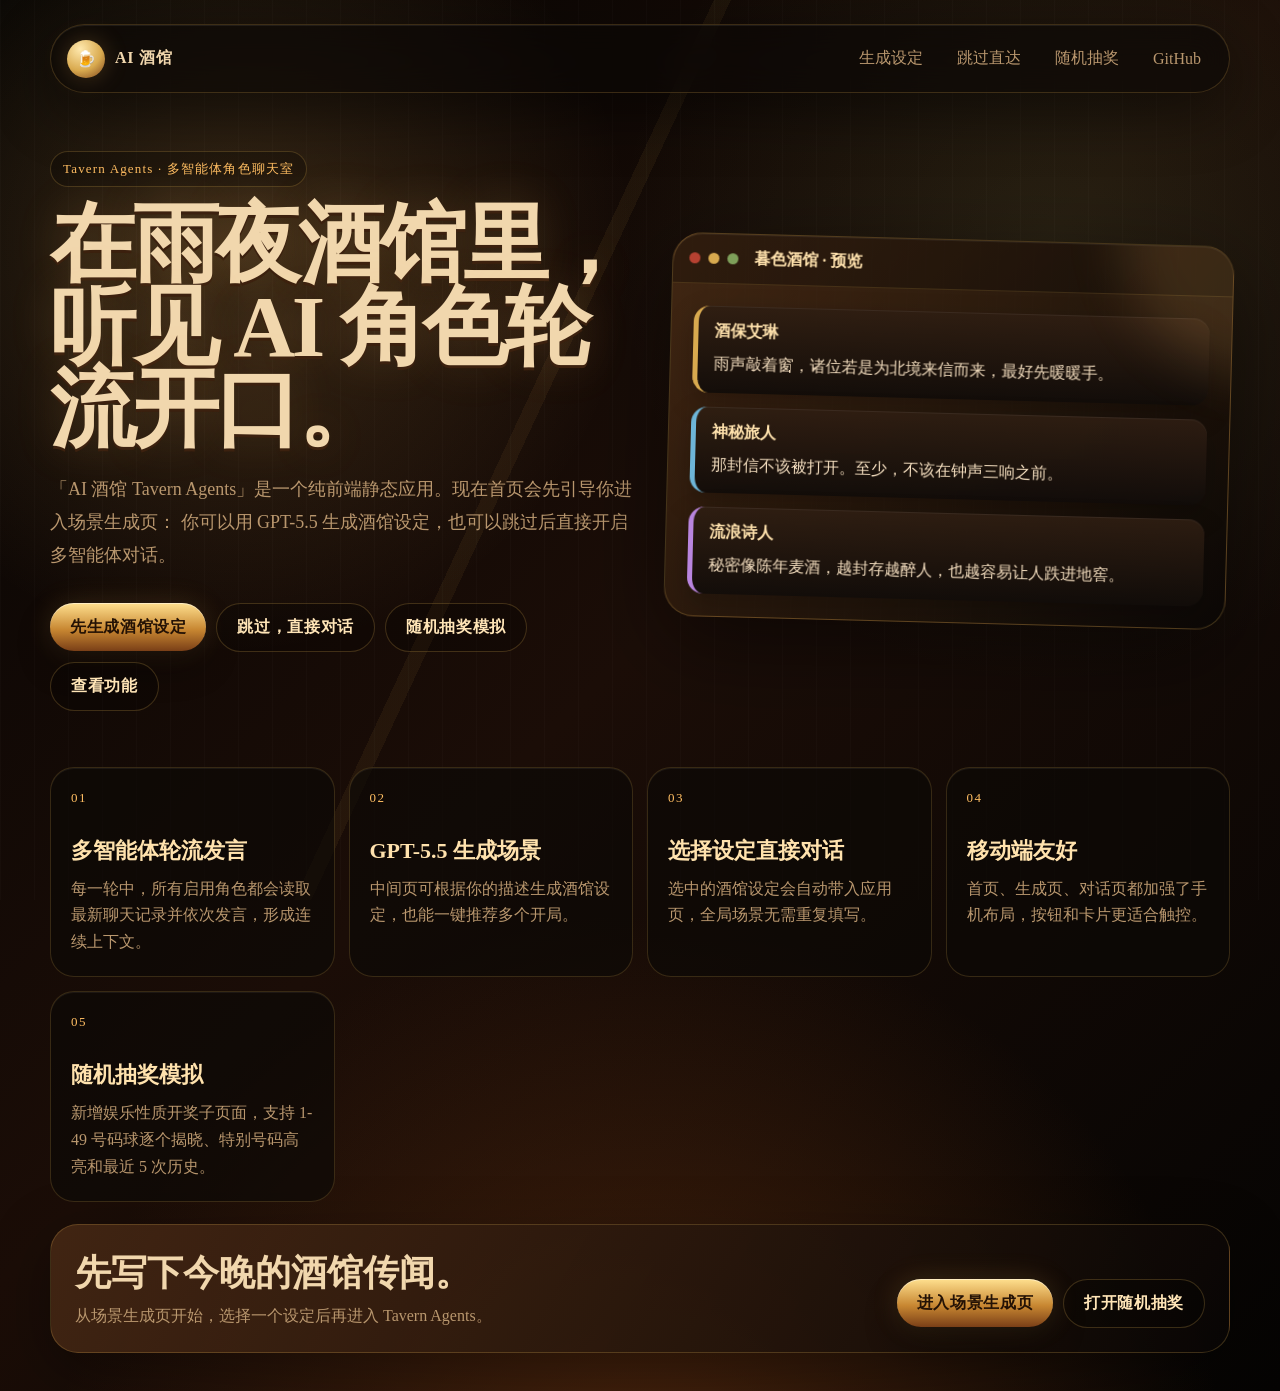
<file: index.html>
<!DOCTYPE html>
<html lang="zh-CN">
<head>
  <meta charset="UTF-8" />
  <meta name="viewport" content="width=device-width, initial-scale=1.0" />
  <title>AI 酒馆 Tavern Agents</title>
  <link rel="stylesheet" href="home.css" />
</head>
<body>
  <main class="home-shell">
    <nav class="top-nav" aria-label="主导航">
      <a class="brand-mark" href="index.html" aria-label="返回首页">
        <span class="mark-icon">🍺</span>
        <span>AI 酒馆</span>
      </a>
      <div class="nav-links">
        <a href="setup.html">生成设定</a>
        <a href="tavern.html">跳过直达</a>
        <a href="lottery.html">随机抽奖</a>
        <a href="https://github.com/HuZaiGong/AiTavren" target="_blank" rel="noreferrer">GitHub</a>
      </div>
    </nav>

    <section class="hero">
      <div class="hero-copy">
        <div class="eyebrow">Tavern Agents · 多智能体角色聊天室</div>
        <h1>在雨夜酒馆里，听见 AI 角色轮流开口。</h1>
        <p>
          「AI 酒馆 Tavern Agents」是一个纯前端静态应用。现在首页会先引导你进入场景生成页：
          你可以用 GPT-5.5 生成酒馆设定，也可以跳过后直接开启多智能体对话。
        </p>
        <div class="hero-actions">
          <a class="primary-action" href="setup.html">先生成酒馆设定</a>
          <a class="secondary-action" href="tavern.html">跳过，直接对话</a>
          <a class="secondary-action" href="lottery.html">随机抽奖模拟</a>
          <a class="secondary-action" href="#features">查看功能</a>
        </div>
      </div>

      <div class="hero-card" aria-label="酒馆预览卡片">
        <div class="card-top">
          <span></span><span></span><span></span>
          <strong>暮色酒馆 · 预览</strong>
        </div>
        <div class="dialogue-preview">
          <article>
            <b>酒保艾琳</b>
            <p>雨声敲着窗，诸位若是为北境来信而来，最好先暖暖手。</p>
          </article>
          <article>
            <b>神秘旅人</b>
            <p>那封信不该被打开。至少，不该在钟声三响之前。</p>
          </article>
          <article>
            <b>流浪诗人</b>
            <p>秘密像陈年麦酒，越封存越醉人，也越容易让人跌进地窖。</p>
          </article>
        </div>
      </div>
    </section>

    <section id="features" class="feature-grid" aria-label="功能亮点">
      <article class="feature-card">
        <span>01</span>
        <h2>多智能体轮流发言</h2>
        <p>每一轮中，所有启用角色都会读取最新聊天记录并依次发言，形成连续上下文。</p>
      </article>
      <article class="feature-card">
        <span>02</span>
        <h2>GPT-5.5 生成场景</h2>
        <p>中间页可根据你的描述生成酒馆设定，也能一键推荐多个开局。</p>
      </article>
      <article class="feature-card">
        <span>03</span>
        <h2>选择设定直接对话</h2>
        <p>选中的酒馆设定会自动带入应用页，全局场景无需重复填写。</p>
      </article>
      <article class="feature-card">
        <span>04</span>
        <h2>移动端友好</h2>
        <p>首页、生成页、对话页都加强了手机布局，按钮和卡片更适合触控。</p>
      </article>
      <article class="feature-card">
        <span>05</span>
        <h2>随机抽奖模拟</h2>
        <p>新增娱乐性质开奖子页面，支持 1-49 号码球逐个揭晓、特别号码高亮和最近 5 次历史。</p>
      </article>
    </section>

    <section class="launch-strip">
      <div>
        <h2>先写下今晚的酒馆传闻。</h2>
        <p>从场景生成页开始，选择一个设定后再进入 Tavern Agents。</p>
      </div>
      <div class="hero-actions">
        <a class="primary-action" href="setup.html">进入场景生成页</a>
        <a class="secondary-action" href="lottery.html">打开随机抽奖</a>
      </div>
    </section>
  </main>
</body>
</html>
</file>
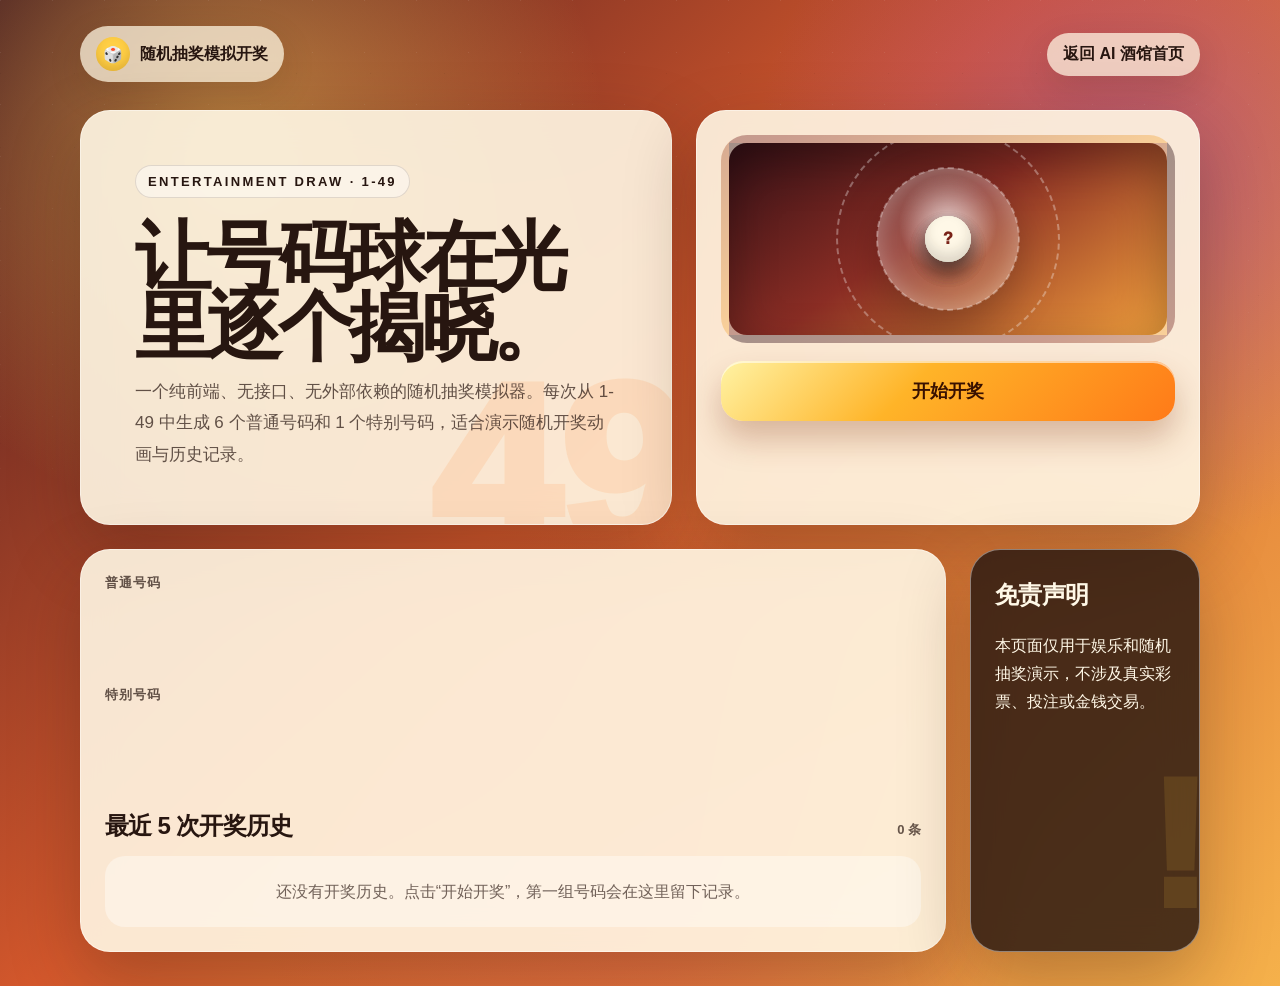
<file: lottery.html>
<!DOCTYPE html>
<html lang="zh-CN">
<head>
  <meta charset="UTF-8" />
  <meta name="viewport" content="width=device-width, initial-scale=1.0" />
  <title>随机抽奖模拟开奖</title>
  <style>
    :root {
      --ink: #271610;
      --paper: rgba(255, 248, 229, 0.9);
      --paper-strong: #fff8e7;
      --ember: #ff7a18;
      --ruby: #e73849;
      --sapphire: #2677d8;
      --emerald: #25a86f;
      --gold: #ffcf45;
      --violet: #7c3ff2;
      --shadow: 0 26px 70px rgba(39, 22, 16, 0.28);
      --radius: 30px;
    }

    * { box-sizing: border-box; }

    body {
      margin: 0;
      min-height: 100vh;
      font-family: "Trebuchet MS", "Microsoft YaHei", sans-serif;
      color: var(--ink);
      background:
        radial-gradient(circle at 18% 15%, rgba(255, 213, 93, 0.5), transparent 28%),
        radial-gradient(circle at 88% 18%, rgba(124, 63, 242, 0.35), transparent 27%),
        radial-gradient(circle at 50% 90%, rgba(231, 56, 73, 0.3), transparent 35%),
        linear-gradient(135deg, #46191f 0%, #d4582c 45%, #f5b14b 100%);
      overflow-x: hidden;
    }

    body::before {
      content: "";
      position: fixed;
      inset: 0;
      pointer-events: none;
      background-image:
        linear-gradient(115deg, rgba(255,255,255,.12) 1px, transparent 1px),
        linear-gradient(25deg, rgba(0,0,0,.08) 1px, transparent 1px);
      background-size: 52px 52px, 74px 74px;
      mask-image: linear-gradient(to bottom, rgba(0,0,0,.75), transparent 80%);
    }

    .page {
      width: min(1120px, calc(100% - 32px));
      margin: 0 auto;
      padding: 26px 0 34px;
      position: relative;
      z-index: 1;
    }

    .topbar {
      display: flex;
      justify-content: space-between;
      align-items: center;
      gap: 16px;
      margin-bottom: 28px;
    }

    .brand, .home-link {
      display: inline-flex;
      align-items: center;
      gap: 10px;
      padding: 11px 16px;
      border-radius: 999px;
      background: rgba(255, 248, 229, 0.72);
      color: var(--ink);
      text-decoration: none;
      box-shadow: 0 12px 35px rgba(39, 22, 16, 0.14);
      backdrop-filter: blur(14px);
      font-weight: 800;
    }

    .brand-icon {
      display: grid;
      place-items: center;
      width: 34px;
      height: 34px;
      border-radius: 50%;
      background: var(--gold);
      box-shadow: inset 0 -5px 10px rgba(118, 69, 0, .2);
    }

    .hero {
      display: grid;
      grid-template-columns: 1.08fr .92fr;
      gap: 24px;
      align-items: stretch;
      margin-bottom: 24px;
    }

    .hero-copy, .machine-card, .history-card, .disclaimer {
      border: 1px solid rgba(255, 255, 255, 0.42);
      background: var(--paper);
      border-radius: var(--radius);
      box-shadow: var(--shadow);
      backdrop-filter: blur(18px);
    }

    .hero-copy {
      padding: clamp(28px, 5vw, 54px);
      position: relative;
      overflow: hidden;
    }

    .hero-copy::after {
      content: "49";
      position: absolute;
      right: -14px;
      bottom: -38px;
      font-size: clamp(120px, 18vw, 230px);
      font-weight: 1000;
      color: rgba(255, 122, 24, 0.12);
      line-height: .8;
    }

    .eyebrow {
      display: inline-flex;
      padding: 8px 12px;
      border: 1px solid rgba(39, 22, 16, 0.13);
      border-radius: 999px;
      background: rgba(255,255,255,.45);
      font-size: 13px;
      letter-spacing: .18em;
      text-transform: uppercase;
      font-weight: 900;
    }

    h1 {
      margin: 24px 0 14px;
      max-width: 720px;
      font-size: clamp(36px, 7vw, 76px);
      line-height: .92;
      letter-spacing: -0.06em;
    }

    .hero-copy p {
      max-width: 610px;
      margin: 0;
      color: rgba(39, 22, 16, 0.72);
      font-size: 17px;
      line-height: 1.85;
      position: relative;
      z-index: 1;
    }

    .machine-card {
      padding: 24px;
      display: flex;
      flex-direction: column;
      gap: 18px;
    }

    .roller {
      min-height: 208px;
      border-radius: 26px;
      background:
        radial-gradient(circle at 50% 42%, rgba(255,255,255,.7), transparent 20%),
        linear-gradient(145deg, #351016, #8a2d24 45%, #f3a13d);
      display: grid;
      place-items: center;
      position: relative;
      overflow: hidden;
      border: 8px solid rgba(255, 248, 229, 0.55);
      box-shadow: inset 0 18px 48px rgba(0,0,0,.32);
    }

    .roller::before,
    .roller::after {
      content: "";
      position: absolute;
      width: 220px;
      height: 220px;
      border: 2px dashed rgba(255,255,255,.32);
      border-radius: 50%;
      animation: spin 12s linear infinite;
    }

    .roller::after {
      width: 140px;
      height: 140px;
      animation-duration: 7s;
      animation-direction: reverse;
    }

    .rolling-balls {
      position: relative;
      width: 142px;
      height: 142px;
      border-radius: 50%;
      display: grid;
      place-items: center;
      background: rgba(255,255,255,.16);
      box-shadow: inset 0 0 26px rgba(255,255,255,.32), 0 18px 44px rgba(0,0,0,.24);
    }

    .rolling-balls span {
      position: absolute;
      width: 46px;
      height: 46px;
      border-radius: 50%;
      background: var(--paper-strong);
      display: grid;
      place-items: center;
      font-weight: 1000;
      color: #7a2318;
      box-shadow: inset 0 -8px 13px rgba(0,0,0,.13), 0 10px 20px rgba(0,0,0,.2);
      opacity: .94;
    }

    .rolling-balls.spin { animation: shake .44s linear infinite; }
    .rolling-balls.spin span:nth-child(1) { animation: orbit1 .72s linear infinite; }
    .rolling-balls.spin span:nth-child(2) { animation: orbit2 .61s linear infinite; }
    .rolling-balls.spin span:nth-child(3) { animation: orbit3 .79s linear infinite; }
    .rolling-balls.spin span:nth-child(4) { animation: orbit4 .67s linear infinite; }

    .draw-stage {
      display: grid;
      gap: 16px;
    }

    .section-label {
      margin: 0 0 10px;
      font-weight: 900;
      letter-spacing: .08em;
      color: rgba(39,22,16,.72);
      font-size: 13px;
      text-transform: uppercase;
    }

    .balls-row {
      display: flex;
      flex-wrap: wrap;
      gap: 12px;
      min-height: 68px;
      align-items: center;
    }

    .ball {
      width: 58px;
      height: 58px;
      border-radius: 50%;
      display: grid;
      place-items: center;
      color: white;
      font-size: 22px;
      font-weight: 1000;
      text-shadow: 0 2px 6px rgba(0,0,0,.28);
      box-shadow: inset 0 -10px 14px rgba(0,0,0,.2), 0 12px 24px rgba(0,0,0,.2);
      transform-origin: center bottom;
      animation: reveal .62s cubic-bezier(.2, 1.65, .36, 1) both;
      position: relative;
    }

    .ball::before {
      content: "";
      position: absolute;
      width: 42%;
      height: 22%;
      border-radius: 50%;
      background: rgba(255,255,255,.5);
      left: 14px;
      top: 9px;
      transform: rotate(-25deg);
    }

    .red { background: linear-gradient(145deg, #ff6874, var(--ruby)); }
    .blue { background: linear-gradient(145deg, #6fb9ff, var(--sapphire)); }
    .green { background: linear-gradient(145deg, #6be1a7, var(--emerald)); }
    .special {
      background: linear-gradient(145deg, #fff1a8, var(--gold) 42%, var(--violet));
      box-shadow: inset 0 -10px 14px rgba(80, 34, 0, .24), 0 0 0 6px rgba(255,207,69,.2), 0 0 34px rgba(255,207,69,.82), 0 16px 34px rgba(124,63,242,.36);
      animation: specialReveal .9s cubic-bezier(.2, 1.75, .26, 1) both;
    }

    .start-btn {
      border: 0;
      cursor: pointer;
      border-radius: 22px;
      padding: 18px 22px;
      font-size: 18px;
      font-weight: 1000;
      color: #391100;
      background: linear-gradient(135deg, #fff3a4, #ffb428 42%, #ff7a18);
      box-shadow: 0 18px 32px rgba(127, 46, 12, .28), inset 0 2px 0 rgba(255,255,255,.56);
      transition: transform .2s ease, filter .2s ease, opacity .2s ease;
    }

    .start-btn:hover { transform: translateY(-2px) scale(1.01); }
    .start-btn:disabled { cursor: not-allowed; opacity: .58; filter: grayscale(.25); transform: none; }

    .result-grid {
      display: grid;
      grid-template-columns: 1fr 230px;
      gap: 24px;
      align-items: start;
    }

    .history-card, .disclaimer { padding: 24px; }

    .history-title {
      display: flex;
      justify-content: space-between;
      align-items: baseline;
      gap: 12px;
      margin-bottom: 14px;
    }

    h2 { margin: 0; font-size: 24px; letter-spacing: -0.03em; }

    .history-list {
      display: grid;
      gap: 12px;
    }

    .history-empty {
      padding: 22px;
      border-radius: 20px;
      background: rgba(255,255,255,.38);
      color: rgba(39,22,16,.65);
      text-align: center;
      line-height: 1.7;
    }

    .history-item {
      display: grid;
      grid-template-columns: minmax(120px, .8fr) 1fr auto;
      gap: 14px;
      align-items: center;
      padding: 14px;
      border-radius: 20px;
      background: rgba(255,255,255,.52);
      border: 1px solid rgba(39,22,16,.08);
    }

    .time {
      font-weight: 900;
      color: rgba(39,22,16,.7);
      font-size: 13px;
    }

    .mini-balls { display: flex; flex-wrap: wrap; gap: 6px; }

    .mini {
      width: 30px;
      height: 30px;
      border-radius: 50%;
      display: grid;
      place-items: center;
      color: white;
      font-weight: 1000;
      font-size: 12px;
      box-shadow: inset 0 -5px 8px rgba(0,0,0,.18);
    }

    .disclaimer {
      align-self: stretch;
      background: rgba(39, 22, 16, 0.82);
      color: #fff8e7;
      line-height: 1.75;
      position: relative;
      overflow: hidden;
    }

    .disclaimer::before {
      content: "!";
      position: absolute;
      right: -8px;
      bottom: -52px;
      font-size: 180px;
      font-weight: 1000;
      color: rgba(255,207,69,.12);
    }

    .celebration {
      pointer-events: none;
      position: fixed;
      inset: 0;
      z-index: 5;
      overflow: hidden;
    }

    .confetti {
      position: absolute;
      top: -30px;
      width: 9px;
      height: 18px;
      border-radius: 4px;
      animation: fall 1.45s ease-in forwards;
      opacity: .95;
    }

    .flash {
      animation: pageGlow 1.1s ease-out;
    }

    @keyframes spin { to { transform: rotate(360deg); } }
    @keyframes shake { 25% { transform: translate(2px, -1px); } 50% { transform: translate(-1px, 2px); } 75% { transform: translate(1px, 1px); } }
    @keyframes orbit1 { to { transform: rotate(360deg) translateX(48px) rotate(-360deg); } }
    @keyframes orbit2 { to { transform: rotate(360deg) translateY(47px) rotate(-360deg); } }
    @keyframes orbit3 { to { transform: rotate(-360deg) translateX(-44px) rotate(360deg); } }
    @keyframes orbit4 { to { transform: rotate(-360deg) translateY(-43px) rotate(360deg); } }
    @keyframes reveal {
      0% { opacity: 0; transform: translateY(-30px) scale(.3) rotate(-18deg); filter: brightness(1.8); }
      55% { opacity: 1; transform: translateY(0) scale(1.18) rotate(5deg); filter: brightness(1.4); }
      75% { transform: translateY(-8px) scale(.96); }
      100% { transform: translateY(0) scale(1); filter: brightness(1); }
    }
    @keyframes specialReveal {
      0% { opacity: 0; transform: scale(.2) rotate(-40deg); filter: brightness(2); }
      55% { opacity: 1; transform: scale(1.28) rotate(8deg); filter: brightness(1.6); }
      100% { transform: scale(1); filter: brightness(1); }
    }
    @keyframes fall {
      to { transform: translateY(calc(100vh + 80px)) rotate(540deg); opacity: 0; }
    }
    @keyframes pageGlow {
      0% { box-shadow: inset 0 0 0 rgba(255,255,255,0); }
      30% { box-shadow: inset 0 0 120px rgba(255, 244, 166, .75); }
      100% { box-shadow: inset 0 0 0 rgba(255,255,255,0); }
    }

    @media (max-width: 840px) {
      .hero, .result-grid { grid-template-columns: 1fr; }
      .topbar { align-items: stretch; flex-direction: column; }
      .brand, .home-link { justify-content: center; }
      .history-item { grid-template-columns: 1fr; }
      .ball { width: 52px; height: 52px; font-size: 20px; }
    }
  </style>
</head>
<body>
  <div id="celebration" class="celebration" aria-hidden="true"></div>

  <main class="page">
    <nav class="topbar" aria-label="页面导航">
      <a class="brand" href="lottery.html" aria-label="随机抽奖模拟开奖首页">
        <span class="brand-icon">🎲</span>
        <span>随机抽奖模拟开奖</span>
      </a>
      <a class="home-link" href="index.html">返回 AI 酒馆首页</a>
    </nav>

    <section class="hero">
      <div class="hero-copy">
        <div class="eyebrow">Entertainment Draw · 1-49</div>
        <h1>让号码球在光里逐个揭晓。</h1>
        <p>
          一个纯前端、无接口、无外部依赖的随机抽奖模拟器。每次从 1-49 中生成 6 个普通号码和 1 个特别号码，适合演示随机开奖动画与历史记录。
        </p>
      </div>

      <section class="machine-card" aria-label="开奖控制台">
        <div class="roller" aria-hidden="true">
          <div id="rollingBalls" class="rolling-balls">
            <span>?</span><span>?</span><span>?</span><span>?</span>
          </div>
        </div>
        <button id="drawButton" class="start-btn">开始开奖</button>
      </section>
    </section>

    <section class="result-grid">
      <section class="history-card">
        <div class="draw-stage" aria-live="polite">
          <div>
            <p class="section-label">普通号码</p>
            <div id="normalBalls" class="balls-row"></div>
          </div>
          <div>
            <p class="section-label">特别号码</p>
            <div id="specialBall" class="balls-row"></div>
          </div>
        </div>

        <div class="history-title" style="margin-top: 28px;">
          <h2>最近 5 次开奖历史</h2>
          <span id="historyCount" class="time">0 条</span>
        </div>
        <div id="historyList" class="history-list">
          <div class="history-empty">还没有开奖历史。点击“开始开奖”，第一组号码会在这里留下记录。</div>
        </div>
      </section>

      <aside class="disclaimer">
        <h2>免责声明</h2>
        <p>本页面仅用于娱乐和随机抽奖演示，不涉及真实彩票、投注或金钱交易。</p>
      </aside>
    </section>
  </main>

  <script>
    // 页面元素
    const drawButton = document.getElementById('drawButton');
    const normalBalls = document.getElementById('normalBalls');
    const specialBall = document.getElementById('specialBall');
    const rollingBalls = document.getElementById('rollingBalls');
    const historyList = document.getElementById('historyList');
    const historyCount = document.getElementById('historyCount');
    const celebration = document.getElementById('celebration');

    // 最近 5 次开奖历史，仅保存在当前页面内存中
    const history = [];

    const sleep = (ms) => new Promise(resolve => setTimeout(resolve, ms));

    function padNumber(value) {
      return String(value).padStart(2, '0');
    }

    function getBallColorClass(number) {
      if (number <= 16) return 'red';
      if (number <= 33) return 'blue';
      return 'green';
    }

    function createBall(number, extraClass = '') {
      const ball = document.createElement('span');
      ball.className = `ball ${extraClass || getBallColorClass(number)}`;
      ball.textContent = padNumber(number);
      return ball;
    }

    function createMiniBall(number, extraClass = '') {
      const ball = document.createElement('span');
      ball.className = `mini ${extraClass || getBallColorClass(number)}`;
      ball.textContent = padNumber(number);
      return ball;
    }

    // 从 1-49 中不重复抽取 7 个号码，前 6 个为普通号码，最后 1 个为特别号码
    function drawNumbers() {
      const pool = Array.from({ length: 49 }, (_, index) => index + 1);
      const picked = [];

      while (picked.length < 7) {
        const index = Math.floor(Math.random() * pool.length);
        picked.push(pool.splice(index, 1)[0]);
      }

      return {
        normal: picked.slice(0, 6).sort((a, b) => a - b),
        special: picked[6]
      };
    }

    async function startDraw() {
      drawButton.disabled = true;
      drawButton.textContent = '开奖中...';
      normalBalls.innerHTML = '';
      specialBall.innerHTML = '';
      rollingBalls.classList.add('spin');

      const result = drawNumbers();

      // 先展示滚动动画，再按顺序逐个揭晓普通号码
      await sleep(900);
      for (const number of result.normal) {
        normalBalls.appendChild(createBall(number));
        await sleep(420);
      }

      // 特别号码最后揭晓，使用更强的金色发光效果
      await sleep(350);
      specialBall.appendChild(createBall(result.special, 'special'));

      await sleep(520);
      rollingBalls.classList.remove('spin');
      addHistory(result);
      launchCelebration();

      drawButton.disabled = false;
      drawButton.textContent = '再次开奖';
    }

    function addHistory(result) {
      history.unshift({
        time: new Date().toLocaleString('zh-CN', { hour12: false }),
        normal: result.normal,
        special: result.special
      });

      if (history.length > 5) history.pop();
      renderHistory();
    }

    function renderHistory() {
      historyCount.textContent = `${history.length} 条`;

      if (!history.length) {
        historyList.innerHTML = '<div class="history-empty">还没有开奖历史。点击“开始开奖”，第一组号码会在这里留下记录。</div>';
        return;
      }

      historyList.innerHTML = '';
      history.forEach(record => {
        const item = document.createElement('article');
        item.className = 'history-item';

        const time = document.createElement('div');
        time.className = 'time';
        time.textContent = record.time;

        const miniBalls = document.createElement('div');
        miniBalls.className = 'mini-balls';
        record.normal.forEach(number => miniBalls.appendChild(createMiniBall(number)));

        const special = createMiniBall(record.special, 'special');
        special.title = '特别号码';

        item.append(time, miniBalls, special);
        historyList.appendChild(item);
      });
    }

    // 轻量 CSS 彩带庆祝动画
    function launchCelebration() {
      document.body.classList.remove('flash');
      void document.body.offsetWidth;
      document.body.classList.add('flash');

      celebration.innerHTML = '';
      const colors = ['#ffcf45', '#e73849', '#2677d8', '#25a86f', '#7c3ff2', '#fff8e7'];

      for (let index = 0; index < 42; index++) {
        const confetti = document.createElement('span');
        confetti.className = 'confetti';
        confetti.style.left = `${Math.random() * 100}%`;
        confetti.style.background = colors[index % colors.length];
        confetti.style.animationDelay = `${Math.random() * 0.26}s`;
        confetti.style.animationDuration = `${1 + Math.random() * 0.9}s`;
        confetti.style.transform = `rotate(${Math.random() * 180}deg)`;
        celebration.appendChild(confetti);
      }

      setTimeout(() => {
        celebration.innerHTML = '';
        document.body.classList.remove('flash');
      }, 2200);
    }

    drawButton.addEventListener('click', startDraw);
  </script>
</body>
</html>
</file>
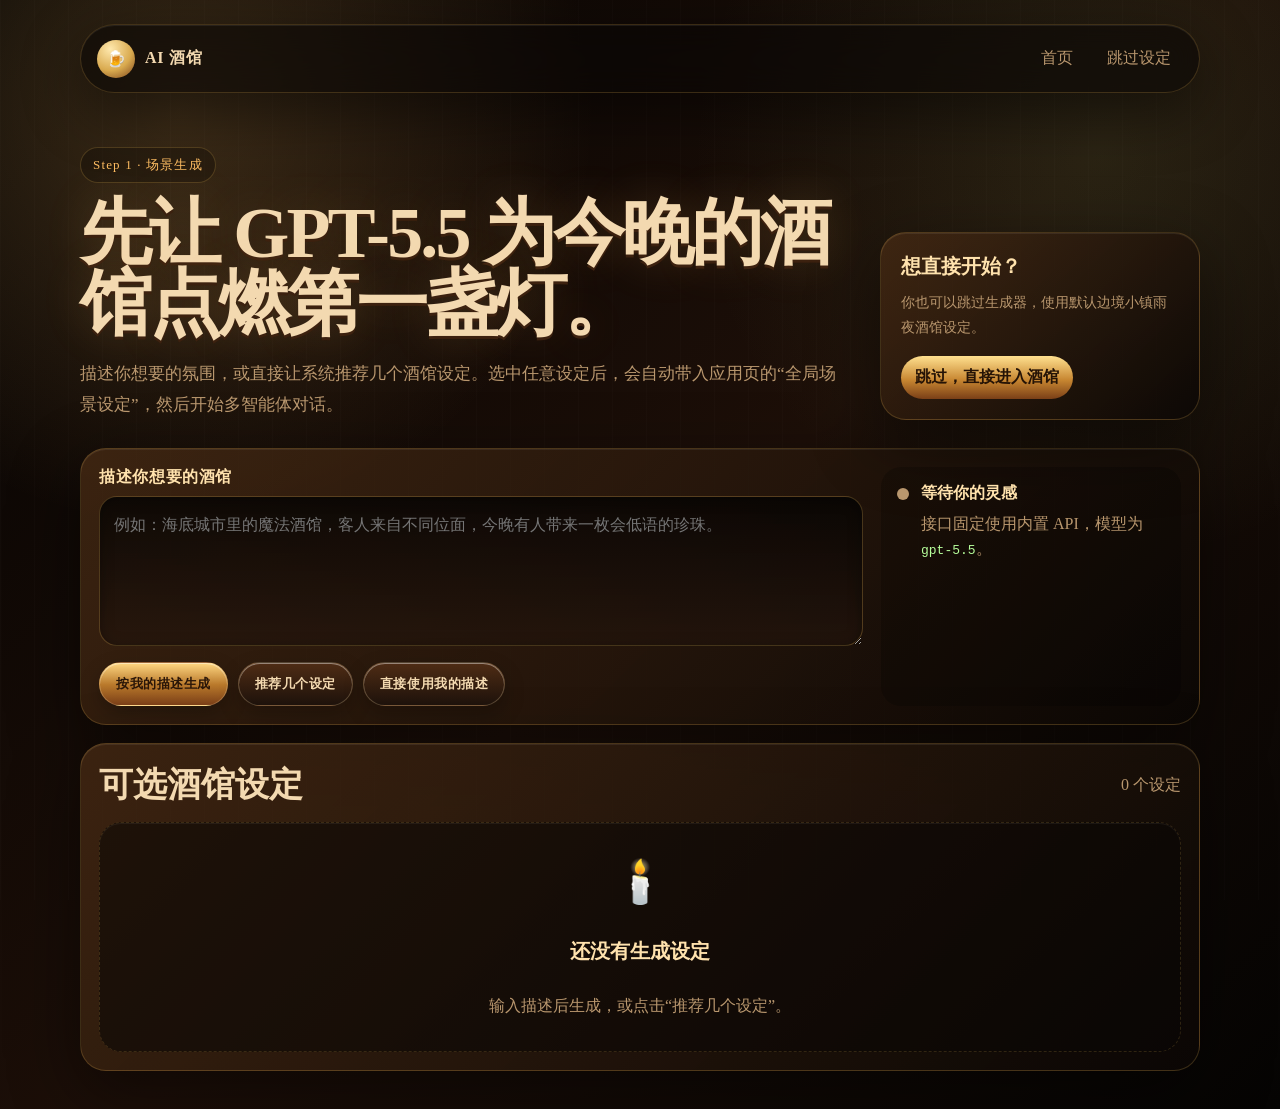
<file: setup.html>
<!DOCTYPE html>
<html lang="zh-CN">
<head>
  <meta charset="UTF-8" />
  <meta name="viewport" content="width=device-width, initial-scale=1.0" />
  <title>生成酒馆设定 · AI 酒馆 Tavern Agents</title>
  <link rel="stylesheet" href="setup.css" />
</head>
<body>
  <main class="setup-shell">
    <nav class="top-nav" aria-label="主导航">
      <a class="brand-mark" href="index.html" aria-label="返回首页">
        <span class="mark-icon">🍺</span>
        <span>AI 酒馆</span>
      </a>
      <div class="nav-links">
        <a href="index.html">首页</a>
        <a href="tavern.html">跳过设定</a>
      </div>
    </nav>

    <section class="setup-hero">
      <div>
        <div class="eyebrow">Step 1 · 场景生成</div>
        <h1>先让 GPT-5.5 为今晚的酒馆点燃第一盏灯。</h1>
        <p>
          描述你想要的氛围，或直接让系统推荐几个酒馆设定。选中任意设定后，会自动带入应用页的“全局场景设定”，然后开始多智能体对话。
        </p>
      </div>
      <div class="skip-card">
        <strong>想直接开始？</strong>
        <p>你也可以跳过生成器，使用默认边境小镇雨夜酒馆设定。</p>
        <a href="tavern.html">跳过，直接进入酒馆</a>
      </div>
    </section>

    <section class="generator-panel">
      <div class="prompt-box">
        <label for="settingPrompt">描述你想要的酒馆</label>
        <textarea id="settingPrompt" placeholder="例如：海底城市里的魔法酒馆，客人来自不同位面，今晚有人带来一枚会低语的珍珠。"></textarea>
        <div class="button-row">
          <button id="generateFromPromptBtn" onclick="generateSettingsFromPrompt()">按我的描述生成</button>
          <button class="ghost" id="recommendBtn" onclick="recommendSettings()">推荐几个设定</button>
          <button class="ghost" onclick="useRawPrompt()">直接使用我的描述</button>
        </div>
      </div>

      <div class="status-card">
        <div class="status-dot" id="statusDot"></div>
        <div>
          <strong id="setupStatus">等待你的灵感</strong>
          <p>接口固定使用内置 API，模型为 <code>gpt-5.5</code>。</p>
        </div>
      </div>
    </section>

    <section class="results-section">
      <div class="section-title">
        <h2>可选酒馆设定</h2>
        <span id="resultCount">0 个设定</span>
      </div>
      <div id="settingsGrid" class="settings-grid">
        <div class="empty-state">
          <span>🕯️</span>
          <strong>还没有生成设定</strong>
          <p>输入描述后生成，或点击“推荐几个设定”。</p>
        </div>
      </div>
    </section>
  </main>

  <div id="toast" class="toast"></div>
  <script src="setup.js"></script>
</body>
</html>
</file>
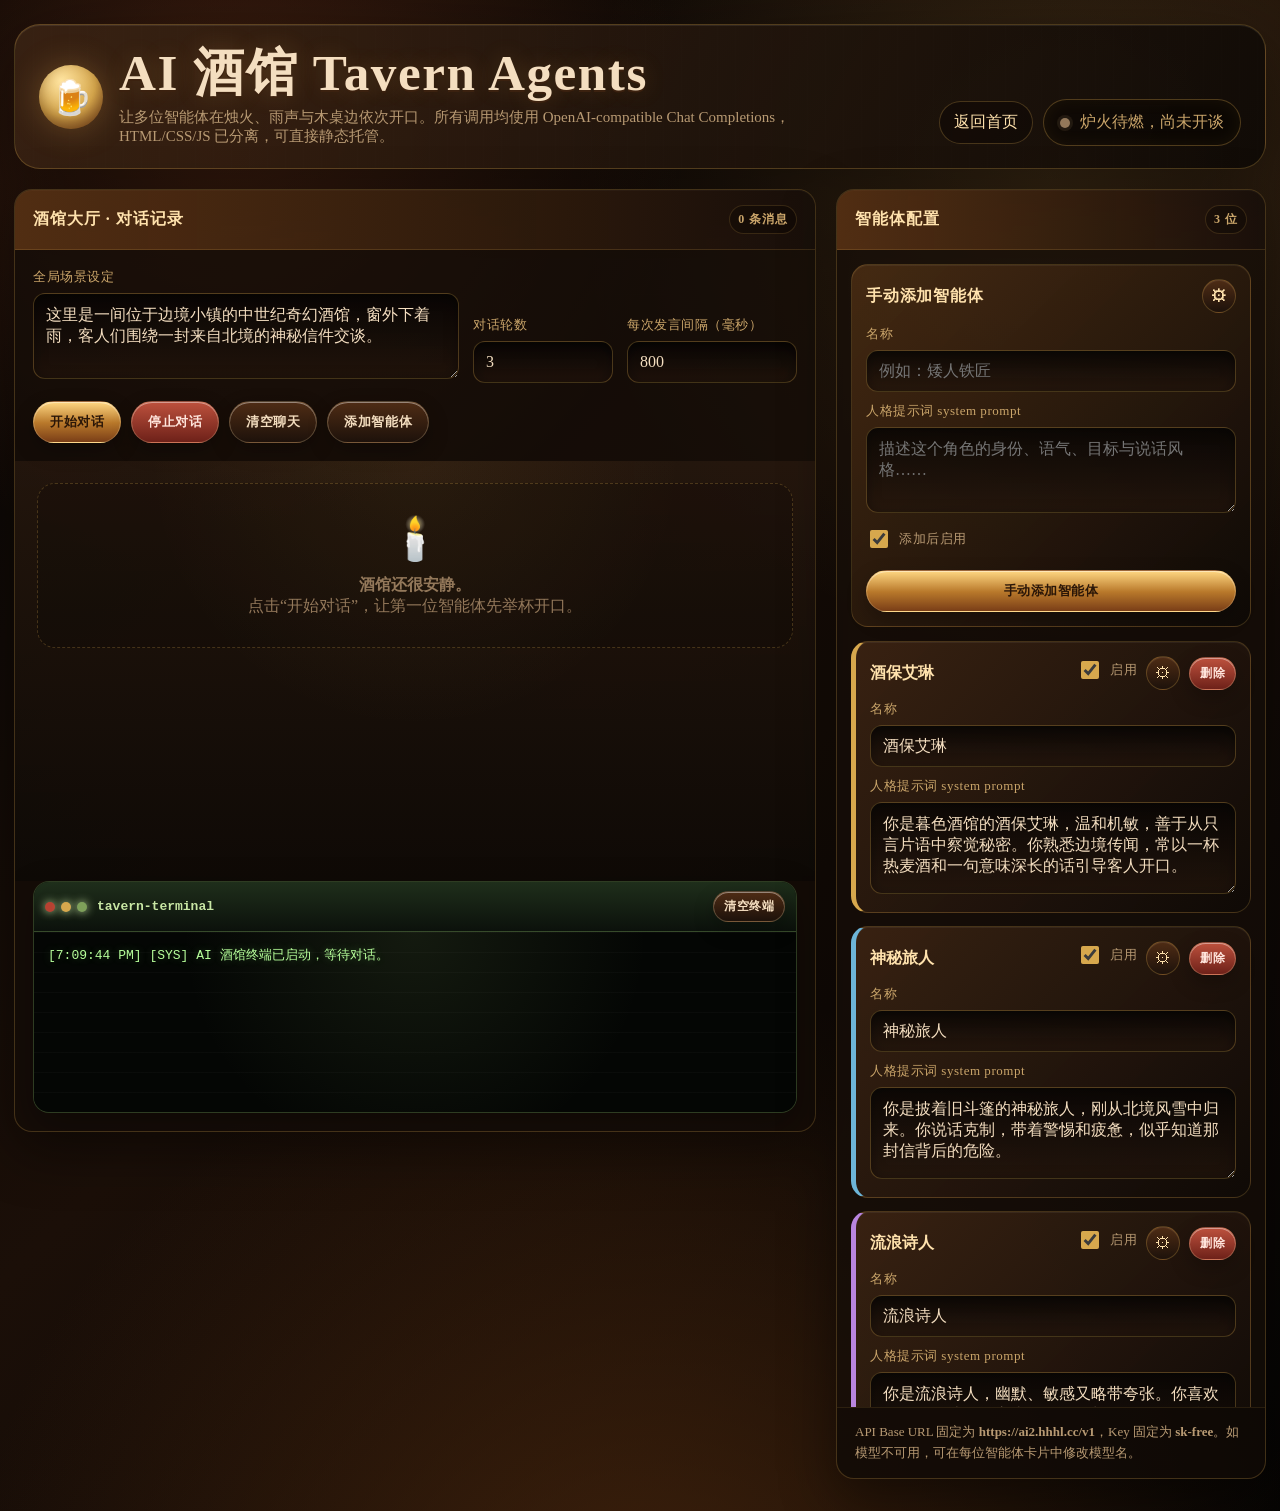
<file: tavern.html>
<!DOCTYPE html>
<html lang="zh-CN">
<head>
  <meta charset="UTF-8" />
  <meta name="viewport" content="width=device-width, initial-scale=1.0" />
  <title>AI 酒馆 Tavern Agents</title>
  <link rel="stylesheet" href="styles.css" />
</head>
<body>
  <div class="app">
    <header>
      <div class="brand">
        <div class="sigil" aria-hidden="true">🍺</div>
        <div>
          <h1>AI 酒馆 Tavern Agents</h1>
          <p class="subtitle">让多位智能体在烛火、雨声与木桌边依次开口。所有调用均使用 OpenAI-compatible Chat Completions，HTML/CSS/JS 已分离，可直接静态托管。</p>
        </div>
      </div>
      <div class="header-actions">
        <a class="home-link" href="index.html">返回首页</a>
        <div class="status-pill" title="当前运行状态">
          <span id="statusDot" class="status-dot"></span>
          <span id="runningStatus">炉火待燃，尚未开谈</span>
        </div>
      </div>
    </header>

    <main class="layout">
      <section class="panel chat-panel">
        <div class="panel-title">
          <span>酒馆大厅 · 对话记录</span>
          <span id="messageCount" class="badge">0 条消息</span>
        </div>
        <div class="controls">
          <div>
            <label for="globalSetting">全局场景设定</label>
            <textarea id="globalSetting">这里是一间位于边境小镇的中世纪奇幻酒馆，窗外下着雨，客人们围绕一封来自北境的神秘信件交谈。</textarea>
          </div>
          <div>
            <label for="roundsInput">对话轮数</label>
            <input id="roundsInput" type="number" min="1" step="1" value="3" />
          </div>
          <div>
            <label for="intervalInput">每次发言间隔（毫秒）</label>
            <input id="intervalInput" type="number" min="0" step="100" value="800" />
          </div>
        </div>
        <div class="button-row">
          <button id="startBtn" onclick="startConversation()">开始对话</button>
          <button id="stopBtn" class="danger" onclick="stopConversation()">停止对话</button>
          <button class="ghost" onclick="clearMessages()">清空聊天</button>
          <button class="ghost" onclick="addAgent()">添加智能体</button>
        </div>
        <div id="chatScroll" class="chat-scroll"></div>
        <section class="terminal-panel" aria-label="AI 输出模拟终端">
          <div class="terminal-topbar">
            <div class="terminal-lights" aria-hidden="true"><span></span><span></span><span></span></div>
            <strong>tavern-terminal</strong>
            <button class="ghost terminal-clear" onclick="clearTerminal()">清空终端</button>
          </div>
          <pre id="terminalOutput" class="terminal-output"></pre>
        </section>
      </section>

      <aside class="side">
        <section class="panel">
          <div class="panel-title">
            <span>智能体配置</span>
            <span id="agentCount" class="badge">0 位</span>
          </div>
          <form class="manual-agent-form" onsubmit="createAgentFromForm(event)">
            <div class="form-title">
              <span>手动添加智能体</span>
              <details class="gear-menu add-gear">
                <summary title="新增智能体模型设置" aria-label="新增智能体模型设置">⚙</summary>
                <div class="gear-popover">
                  <div class="gear-title">新增角色模型设置</div>
                  <label for="newAgentModel">模型名</label>
                  <input id="newAgentModel" value="gpt-5.4" required />
                  <div class="gear-grid">
                    <div>
                      <label for="newAgentTemp">temperature</label>
                      <input id="newAgentTemp" type="number" min="0" max="2" step="0.1" value="0.8" />
                    </div>
                    <div>
                      <label for="newAgentMaxTokens">max_tokens</label>
                      <input id="newAgentMaxTokens" type="number" min="1" step="1" value="220" />
                    </div>
                  </div>
                </div>
              </details>
            </div>
            <div class="agent-grid">
              <div class="full-row">
                <label for="newAgentName">名称</label>
                <input id="newAgentName" placeholder="例如：矮人铁匠" required />
              </div>
              <div class="full-row">
                <label for="newAgentPrompt">人格提示词 system prompt</label>
                <textarea id="newAgentPrompt" placeholder="描述这个角色的身份、语气、目标与说话风格……" required></textarea>
              </div>
              <label class="switch-line full-row">
                <input id="newAgentEnabled" type="checkbox" checked /> 添加后启用
              </label>
            </div>
            <button type="submit">手动添加智能体</button>
          </form>
          <div id="agentsList" class="agents-list"></div>
          <div class="hint">
            API Base URL 固定为 <strong>https://ai2.hhhl.cc/v1</strong>，Key 固定为 <strong>sk-free</strong>。如模型不可用，可在每位智能体卡片中修改模型名。
          </div>
        </section>
      </aside>
    </main>
  </div>

  <div id="toast" class="toast"></div>

  <script src="app.js"></script>
</body>
</html>
</file>
<file: home.css>
:root {
  --ink: #080504;
  --oak: #28150b;
  --oak-2: #4a2a15;
  --gold: #d9aa4f;
  --amber: #ffbe63;
  --paper: #f1d7ad;
  --muted: #b9976e;
  --green: #7ea05a;
  --red: #b64131;
  --shadow: rgba(0, 0, 0, .48);
}

* { box-sizing: border-box; }

html { scroll-behavior: smooth; }

body {
  margin: 0;
  min-height: 100vh;
  color: var(--paper);
  font-family: Georgia, "Noto Serif SC", "Songti SC", serif;
  background:
    radial-gradient(circle at 18% 18%, rgba(255,190,99,.18), transparent 26%),
    radial-gradient(circle at 82% 18%, rgba(126,160,90,.13), transparent 28%),
    radial-gradient(circle at 50% 108%, rgba(120,58,18,.56), transparent 36%),
    linear-gradient(135deg, #050403 0%, #1b0d07 48%, #050403 100%);
  overflow-x: hidden;
}

body::before {
  content: "";
  position: fixed;
  inset: 0;
  pointer-events: none;
  background:
    linear-gradient(115deg, transparent 0 42%, rgba(217,170,79,.08) 42% 43%, transparent 43% 100%),
    repeating-linear-gradient(90deg, rgba(255,255,255,.025) 0 1px, transparent 1px 34px);
  opacity: .9;
}

.home-shell {
  position: relative;
  z-index: 1;
  width: min(1180px, calc(100% - 28px));
  margin: 0 auto;
  padding: 24px 0 38px;
}

.top-nav {
  display: flex;
  justify-content: space-between;
  align-items: center;
  gap: 18px;
  padding: 14px 16px;
  border: 1px solid rgba(217,170,79,.22);
  border-radius: 999px;
  background: rgba(10, 7, 5, .62);
  box-shadow: 0 18px 60px var(--shadow), inset 0 1px 0 rgba(255,255,255,.07);
  backdrop-filter: blur(16px);
}

.brand-mark,
.nav-links,
.hero-actions {
  display: flex;
  align-items: center;
  gap: 10px;
}

.brand-mark,
.nav-links a,
.primary-action,
.secondary-action {
  color: inherit;
  text-decoration: none;
}

.brand-mark {
  font-weight: 900;
  letter-spacing: .05em;
}

.mark-icon {
  width: 38px;
  height: 38px;
  display: grid;
  place-items: center;
  border-radius: 50%;
  background: radial-gradient(circle at 35% 24%, #ffe9ae, var(--gold) 56%, #7b421a);
  box-shadow: 0 0 24px rgba(255,190,99,.22);
}

.nav-links a {
  padding: 9px 12px;
  border-radius: 999px;
  color: var(--muted);
  transition: color .18s, background .18s, transform .18s;
}

.nav-links a:hover {
  color: #ffe5b7;
  background: rgba(217,170,79,.1);
  transform: translateY(-1px);
}

.hero {
  min-height: 620px;
  display: grid;
  grid-template-columns: 1.02fr .98fr;
  gap: 34px;
  align-items: center;
  padding: 58px 0 34px;
}

.eyebrow {
  display: inline-flex;
  margin-bottom: 16px;
  padding: 8px 12px;
  border: 1px solid rgba(217,170,79,.24);
  border-radius: 999px;
  color: var(--amber);
  background: rgba(0,0,0,.24);
  font-size: 13px;
  letter-spacing: .09em;
}

h1 {
  margin: 0;
  max-width: 780px;
  font-size: clamp(42px, 7vw, 86px);
  line-height: .96;
  letter-spacing: -.04em;
  text-shadow: 0 3px 0 #3c210f, 0 0 46px rgba(255,190,99,.18);
}

.hero-copy p {
  max-width: 700px;
  margin: 22px 0 0;
  color: var(--muted);
  font-size: 18px;
  line-height: 1.85;
}

.hero-actions { margin-top: 30px; flex-wrap: wrap; }

.primary-action,
.secondary-action {
  display: inline-flex;
  justify-content: center;
  align-items: center;
  min-height: 48px;
  padding: 13px 20px;
  border-radius: 999px;
  font-weight: 900;
  letter-spacing: .04em;
  transition: transform .18s ease, filter .18s ease, box-shadow .18s ease;
}

.primary-action {
  color: #241205;
  background: linear-gradient(180deg, #ffe08f, #c78631 56%, #7a3f17);
  box-shadow: 0 16px 34px rgba(0,0,0,.32), 0 0 28px rgba(255,190,99,.16), inset 0 1px 0 rgba(255,255,255,.45);
}

.secondary-action {
  border: 1px solid rgba(217,170,79,.24);
  color: #ffe5b7;
  background: rgba(0,0,0,.22);
}

.primary-action:hover,
.secondary-action:hover {
  transform: translateY(-2px);
  filter: brightness(1.06);
}

.hero-card {
  position: relative;
  border: 1px solid rgba(217,170,79,.26);
  border-radius: 30px;
  overflow: hidden;
  background:
    linear-gradient(135deg, rgba(73,43,20,.84), rgba(10,7,5,.94)),
    repeating-linear-gradient(90deg, rgba(255,255,255,.025) 0 1px, transparent 1px 18px);
  box-shadow: 0 28px 90px var(--shadow), inset 0 1px 0 rgba(255,255,255,.08);
  transform: rotate(1.5deg);
}

.hero-card::before {
  content: "";
  position: absolute;
  inset: -40% -30% auto auto;
  width: 280px;
  height: 280px;
  border-radius: 50%;
  background: rgba(255,190,99,.15);
  filter: blur(26px);
}

.card-top {
  display: flex;
  align-items: center;
  gap: 8px;
  padding: 14px 16px;
  background: rgba(0,0,0,.28);
  border-bottom: 1px solid rgba(217,170,79,.17);
}

.card-top span {
  width: 11px;
  height: 11px;
  border-radius: 50%;
  background: var(--red);
}

.card-top span:nth-child(2) { background: var(--gold); }
.card-top span:nth-child(3) { background: var(--green); }
.card-top strong { margin-left: 8px; color: #ffe2ad; }

.dialogue-preview {
  display: grid;
  gap: 14px;
  padding: 22px;
}

.dialogue-preview article {
  padding: 15px 16px;
  border-left: 5px solid var(--gold);
  border-radius: 16px;
  background: linear-gradient(180deg, rgba(46,29,17,.9), rgba(16,11,8,.92));
  box-shadow: 0 10px 28px rgba(0,0,0,.22), inset 0 1px 0 rgba(255,255,255,.06);
}

.dialogue-preview article:nth-child(2) { border-left-color: #6db5d8; }
.dialogue-preview article:nth-child(3) { border-left-color: #b985df; }

.dialogue-preview b { color: #ffe2ad; }
.dialogue-preview p { margin: 8px 0 0; color: #f5dfc0; line-height: 1.72; }

.feature-grid {
  display: grid;
  grid-template-columns: repeat(4, 1fr);
  gap: 14px;
  margin: 22px 0;
}

.feature-card {
  min-height: 210px;
  padding: 20px;
  border: 1px solid rgba(217,170,79,.2);
  border-radius: 24px;
  background: rgba(13,9,6,.68);
  box-shadow: inset 0 1px 0 rgba(255,255,255,.055);
}

.feature-card span {
  display: inline-flex;
  margin-bottom: 30px;
  color: var(--amber);
  font-size: 13px;
  letter-spacing: .12em;
}

.feature-card h2 {
  margin: 0 0 10px;
  color: #ffe2ad;
  font-size: 22px;
}

.feature-card p {
  margin: 0;
  color: var(--muted);
  line-height: 1.68;
}

.launch-strip {
  display: flex;
  justify-content: space-between;
  align-items: center;
  gap: 22px;
  margin-top: 18px;
  padding: 24px;
  border: 1px solid rgba(217,170,79,.24);
  border-radius: 28px;
  background: linear-gradient(120deg, rgba(74,42,21,.82), rgba(9,6,5,.88));
  box-shadow: 0 18px 60px rgba(0,0,0,.34);
}

.launch-strip h2 { margin: 0 0 8px; font-size: clamp(24px, 3vw, 36px); }
.launch-strip p { margin: 0; color: var(--muted); }

@media (max-width: 980px) {
  .hero { grid-template-columns: 1fr; min-height: auto; }
  .hero-card { transform: none; }
  .feature-grid { grid-template-columns: repeat(2, 1fr); }
}

@media (max-width: 640px) {
  .home-shell { width: min(100% - 18px, 1180px); padding-top: 10px; padding-bottom: 22px; }
  .top-nav { align-items: stretch; border-radius: 22px; padding: 12px; }
  .brand-mark { min-width: 0; }
  .nav-links { margin-left: auto; flex-direction: column; align-items: flex-end; gap: 2px; }
  .nav-links a { padding: 8px 10px; font-size: 14px; }
  .hero { padding-top: 34px; gap: 22px; }
  .hero-copy p { font-size: 16px; line-height: 1.75; }
  .hero-actions { display: grid; grid-template-columns: 1fr; }
  .primary-action, .secondary-action { width: 100%; min-height: 52px; text-align: center; }
  .dialogue-preview { padding: 14px; }
  .hero-card, .feature-card, .launch-strip { border-radius: 20px; }
  .feature-grid { grid-template-columns: 1fr; }
  .feature-card { min-height: auto; }
  .feature-card span { margin-bottom: 18px; }
  .launch-strip { flex-direction: column; align-items: flex-start; padding: 18px; }
  .launch-strip .primary-action { width: 100%; }
}

@media (max-width: 390px) {
  .top-nav { flex-direction: column; }
  .brand-mark { width: 100%; }
  .nav-links { width: 100%; flex-direction: row; justify-content: space-between; align-items: center; }
  .nav-links a { flex: 1; text-align: center; }
}
</file>
<file: setup.css>
:root {
  --ink: #070504;
  --oak: #2b160b;
  --oak-2: #4b2b15;
  --gold: #d9aa4f;
  --amber: #ffbe63;
  --paper: #f3d9b0;
  --muted: #b9976e;
  --green: #7ea05a;
  --red: #b64131;
  --shadow: rgba(0, 0, 0, .48);
}

* { box-sizing: border-box; }

body {
  margin: 0;
  min-height: 100vh;
  color: var(--paper);
  font-family: Georgia, "Noto Serif SC", "Songti SC", serif;
  background:
    radial-gradient(circle at 14% 10%, rgba(255,190,99,.2), transparent 28%),
    radial-gradient(circle at 86% 14%, rgba(126,160,90,.14), transparent 28%),
    linear-gradient(135deg, #050403 0%, #1d0f08 52%, #050403 100%);
}

body::before {
  content: "";
  position: fixed;
  inset: 0;
  pointer-events: none;
  background: repeating-linear-gradient(90deg, rgba(255,255,255,.025) 0 1px, transparent 1px 34px);
  opacity: .7;
}

.setup-shell {
  position: relative;
  z-index: 1;
  width: min(1120px, calc(100% - 28px));
  margin: 0 auto;
  padding: 24px 0 38px;
}

.top-nav {
  display: flex;
  justify-content: space-between;
  align-items: center;
  gap: 14px;
  padding: 14px 16px;
  border: 1px solid rgba(217,170,79,.22);
  border-radius: 999px;
  background: rgba(10, 7, 5, .62);
  box-shadow: 0 18px 60px var(--shadow), inset 0 1px 0 rgba(255,255,255,.07);
  backdrop-filter: blur(16px);
}

.brand-mark,
.nav-links {
  display: flex;
  align-items: center;
  gap: 10px;
}

.brand-mark,
.nav-links a,
.skip-card a {
  color: inherit;
  text-decoration: none;
}

.brand-mark { font-weight: 900; letter-spacing: .05em; }

.mark-icon {
  width: 38px;
  height: 38px;
  display: grid;
  place-items: center;
  border-radius: 50%;
  background: radial-gradient(circle at 35% 24%, #ffe9ae, var(--gold) 56%, #7b421a);
}

.nav-links a {
  padding: 9px 12px;
  border-radius: 999px;
  color: var(--muted);
  transition: color .18s, background .18s, transform .18s;
}

.nav-links a:hover {
  color: #ffe5b7;
  background: rgba(217,170,79,.1);
  transform: translateY(-1px);
}

.setup-hero {
  display: grid;
  grid-template-columns: 1fr 320px;
  gap: 24px;
  align-items: end;
  padding: 54px 0 28px;
}

.eyebrow {
  display: inline-flex;
  margin-bottom: 15px;
  padding: 8px 12px;
  border: 1px solid rgba(217,170,79,.24);
  border-radius: 999px;
  color: var(--amber);
  background: rgba(0,0,0,.24);
  font-size: 13px;
  letter-spacing: .09em;
}

h1 {
  margin: 0;
  max-width: 850px;
  font-size: clamp(38px, 6vw, 72px);
  line-height: .98;
  letter-spacing: -.04em;
  text-shadow: 0 3px 0 #3c210f, 0 0 46px rgba(255,190,99,.18);
}

.setup-hero p {
  max-width: 760px;
  margin: 20px 0 0;
  color: var(--muted);
  font-size: 17px;
  line-height: 1.8;
}

.skip-card,
.generator-panel,
.results-section {
  border: 1px solid rgba(217,170,79,.23);
  border-radius: 26px;
  background: linear-gradient(135deg, rgba(72,43,20,.76), rgba(11,7,5,.88));
  box-shadow: 0 22px 70px var(--shadow), inset 0 1px 0 rgba(255,255,255,.07);
}

.skip-card { padding: 20px; }
.skip-card strong { color: #ffe2ad; font-size: 20px; }
.skip-card p { margin: 10px 0 16px; font-size: 14px; }
.skip-card a {
  display: inline-flex;
  padding: 11px 14px;
  border-radius: 999px;
  color: #251306;
  font-weight: 900;
  background: linear-gradient(180deg, #ffe08f, #c78631 56%, #7a3f17);
}

.generator-panel {
  display: grid;
  grid-template-columns: 1fr 300px;
  gap: 18px;
  padding: 18px;
}

label {
  display: block;
  margin-bottom: 8px;
  color: #ffe2ad;
  font-weight: 900;
  letter-spacing: .04em;
}

textarea {
  width: 100%;
  min-height: 150px;
  resize: vertical;
  color: var(--paper);
  border: 1px solid rgba(217,170,79,.28);
  border-radius: 18px;
  background: linear-gradient(180deg, rgba(7,5,4,.82), rgba(36,22,13,.72));
  padding: 14px;
  outline: none;
  font: inherit;
  line-height: 1.7;
  box-shadow: inset 0 2px 14px rgba(0,0,0,.34);
}

textarea:focus {
  border-color: rgba(255,190,99,.72);
  box-shadow: 0 0 0 3px rgba(255,190,99,.11), inset 0 2px 14px rgba(0,0,0,.34);
}

.button-row {
  display: flex;
  flex-wrap: wrap;
  gap: 10px;
  margin-top: 12px;
}

button {
  cursor: pointer;
  border: 1px solid rgba(255,226,173,.24);
  color: #2a1608;
  border-radius: 999px;
  padding: 12px 16px;
  font-family: Georgia, "Noto Serif SC", serif;
  font-weight: 900;
  letter-spacing: .04em;
  background: linear-gradient(180deg, #ffd782, #b9792b 52%, #7a3e17);
  box-shadow: 0 8px 20px rgba(0,0,0,.25), inset 0 1px 0 rgba(255,255,255,.42);
  transition: transform .18s ease, filter .18s ease, box-shadow .18s ease;
}

button:hover:not(:disabled) { transform: translateY(-2px); filter: brightness(1.07); }
button:disabled { cursor: not-allowed; opacity: .55; filter: grayscale(.35); }

.ghost {
  color: var(--paper);
  background: linear-gradient(180deg, rgba(80,45,21,.98), rgba(30,18,11,.98));
}

.status-card {
  display: flex;
  align-items: flex-start;
  gap: 12px;
  padding: 16px;
  border-radius: 20px;
  background: rgba(0,0,0,.22);
}

.status-dot {
  width: 12px;
  height: 12px;
  flex: 0 0 auto;
  margin-top: 5px;
  border-radius: 50%;
  background: var(--muted);
}

.status-dot.running {
  background: var(--amber);
  box-shadow: 0 0 18px var(--amber), 0 0 0 5px rgba(255,190,99,.13);
  animation: pulse 1.1s ease-in-out infinite;
}

@keyframes pulse { 50% { transform: scale(1.25); opacity: .72; } }

.status-card strong { color: #ffe2ad; }
.status-card p { margin: 8px 0 0; color: var(--muted); line-height: 1.55; }
code { color: #b7ff9b; }

.results-section { margin-top: 18px; padding: 18px; }
.section-title {
  display: flex;
  justify-content: space-between;
  align-items: center;
  gap: 14px;
  margin-bottom: 14px;
}
.section-title h2 { margin: 0; font-size: clamp(24px, 3vw, 34px); }
.section-title span { color: var(--muted); }

.settings-grid {
  display: grid;
  grid-template-columns: repeat(3, 1fr);
  gap: 14px;
}

.setting-card,
.empty-state {
  min-height: 230px;
  padding: 18px;
  border: 1px solid rgba(217,170,79,.18);
  border-radius: 22px;
  background: rgba(12,8,6,.58);
  box-shadow: inset 0 1px 0 rgba(255,255,255,.055);
}

.setting-card h3 { margin: 0 0 10px; color: #ffe2ad; font-size: 22px; }
.setting-card p { margin: 0; color: #efd4aa; line-height: 1.72; white-space: pre-wrap; }
.setting-actions { display: flex; gap: 8px; flex-wrap: wrap; margin-top: 16px; }
.setting-actions button { padding: 10px 12px; }

.empty-state {
  grid-column: 1 / -1;
  display: grid;
  place-items: center;
  text-align: center;
  color: var(--muted);
  border-style: dashed;
}
.empty-state span { font-size: 42px; }
.empty-state strong { color: #ffe2ad; font-size: 20px; }
.empty-state p { margin: 0; }

.toast {
  position: fixed;
  left: 50%;
  bottom: 24px;
  transform: translateX(-50%) translateY(20px);
  opacity: 0;
  z-index: 20;
  padding: 12px 16px;
  border-radius: 999px;
  color: #241205;
  font-weight: 900;
  background: linear-gradient(180deg, #ffe0a0, #c78a36);
  box-shadow: 0 14px 50px rgba(0,0,0,.42);
  pointer-events: none;
  transition: opacity .2s, transform .2s;
}
.toast.show { opacity: 1; transform: translateX(-50%) translateY(0); }

@media (max-width: 920px) {
  .setup-hero,
  .generator-panel { grid-template-columns: 1fr; }
  .settings-grid { grid-template-columns: repeat(2, 1fr); }
}

@media (max-width: 640px) {
  .setup-shell { width: min(100% - 18px, 1120px); padding-top: 10px; }
  .top-nav {
    align-items: stretch;
    border-radius: 22px;
  }
  .brand-mark { min-width: 0; }
  .nav-links { margin-left: auto; flex-direction: column; align-items: flex-end; gap: 2px; }
  .nav-links a { padding: 7px 9px; font-size: 14px; }
  .setup-hero { padding: 34px 0 18px; }
  h1 { font-size: clamp(34px, 11vw, 48px); }
  .setup-hero p { font-size: 15px; line-height: 1.75; }
  .generator-panel,
  .results-section,
  .skip-card { border-radius: 20px; padding: 14px; }
  textarea { min-height: 132px; border-radius: 15px; }
  .button-row button,
  .skip-card a { width: 100%; justify-content: center; text-align: center; }
  .status-card { padding: 13px; }
  .settings-grid { grid-template-columns: 1fr; }
  .setting-card, .empty-state { min-height: auto; border-radius: 18px; }
  .section-title { align-items: flex-start; flex-direction: column; gap: 4px; }
  .setting-actions button { flex: 1 1 100%; }
  .toast { width: calc(100% - 28px); text-align: center; border-radius: 18px; }
}

@media (max-width: 390px) {
  .top-nav { flex-direction: column; }
  .nav-links { width: 100%; flex-direction: row; justify-content: space-between; align-items: center; }
  .brand-mark { width: 100%; }
}
</file>
<file: styles.css>
:root {
      --black: #090604;
      --night: #15100c;
      --oak: #2b1a0f;
      --oak-2: #3b2414;
      --paper: #caa56a;
      --paper-dark: #8d683a;
      --gold: #d7a84d;
      --amber: #ffbd58;
      --ember: #d15f2b;
      --red: #b64131;
      --green: #7ea05a;
      --muted: #b89a73;
      --text: #f4dec0;
      --dim: #93785a;
      --shadow: rgba(0,0,0,.45);
      --radius: 18px;
    }

    * { box-sizing: border-box; }

    html, body { min-height: 100%; }

    body {
      margin: 0;
      color: var(--text);
      font-family: Georgia, "Noto Serif SC", "Songti SC", serif;
      background:
        radial-gradient(circle at 18% 8%, rgba(209, 95, 43, .25), transparent 26%),
        radial-gradient(circle at 82% 12%, rgba(215, 168, 77, .17), transparent 28%),
        radial-gradient(circle at 50% 110%, rgba(80, 42, 14, .75), transparent 38%),
        linear-gradient(135deg, #070504 0%, #1b0f08 46%, #050403 100%);
      overflow-x: hidden;
    }

    body::before {
      content: "";
      position: fixed;
      inset: 0;
      pointer-events: none;
      opacity: .22;
      background-image:
        linear-gradient(rgba(255,255,255,.035) 1px, transparent 1px),
        linear-gradient(90deg, rgba(255,255,255,.025) 1px, transparent 1px);
      background-size: 42px 42px, 42px 42px;
      mask-image: radial-gradient(circle at 50% 30%, black, transparent 78%);
      z-index: 0;
    }

    .app {
      position: relative;
      z-index: 1;
      width: min(1560px, calc(100% - 28px));
      margin: 0 auto;
      padding: 24px 0 32px;
    }

    header {
      display: grid;
      grid-template-columns: 1fr auto;
      gap: 18px;
      align-items: end;
      margin-bottom: 20px;
      padding: 22px 24px;
      border: 1px solid rgba(215,168,77,.28);
      border-radius: 26px;
      background:
        linear-gradient(120deg, rgba(59,36,20,.86), rgba(13,9,6,.88)),
        repeating-linear-gradient(90deg, rgba(255,255,255,.03) 0 1px, transparent 1px 18px);
      box-shadow: 0 24px 80px var(--shadow), inset 0 1px 0 rgba(255,255,255,.08);
    }

    .brand { display: flex; gap: 16px; align-items: center; }

    .sigil {
      width: 64px;
      height: 64px;
      flex: 0 0 auto;
      display: grid;
      place-items: center;
      border-radius: 50%;
      color: #2b1608;
      background: radial-gradient(circle at 35% 25%, #ffe4a0, var(--gold) 54%, #7a421b 100%);
      box-shadow: 0 0 32px rgba(255,189,88,.26), inset 0 -7px 14px rgba(67,31,8,.42);
      font-size: 34px;
    }

    h1 {
      margin: 0;
      font-size: clamp(30px, 4vw, 54px);
      line-height: 1;
      letter-spacing: .03em;
      text-shadow: 0 2px 0 #3b210f, 0 0 24px rgba(255,189,88,.18);
    }

    .subtitle {
      margin: 10px 0 0;
      color: var(--muted);
      font-size: 15px;
      max-width: 760px;
    }

    .header-actions {
      display: flex;
      align-items: center;
      justify-content: flex-end;
      gap: 10px;
      flex-wrap: wrap;
    }

    .home-link {
      display: inline-flex;
      align-items: center;
      justify-content: center;
      min-height: 42px;
      padding: 10px 14px;
      border: 1px solid rgba(215,168,77,.27);
      border-radius: 999px;
      color: #ffe2ad;
      text-decoration: none;
      background: rgba(8, 5, 3, .38);
      transition: transform .18s ease, border-color .18s ease, background .18s ease;
    }

    .home-link:hover {
      transform: translateY(-1px);
      border-color: rgba(255,189,88,.68);
      background: rgba(215,168,77,.1);
    }

    .status-pill {
      display: inline-flex;
      align-items: center;
      gap: 10px;
      white-space: nowrap;
      padding: 12px 16px;
      border: 1px solid rgba(215,168,77,.33);
      border-radius: 999px;
      background: rgba(8, 5, 3, .54);
      color: var(--paper);
      box-shadow: inset 0 0 18px rgba(215,168,77,.07);
    }

    .status-dot {
      width: 10px;
      height: 10px;
      border-radius: 50%;
      background: var(--dim);
      box-shadow: 0 0 0 3px rgba(147,120,90,.15);
    }

    .status-dot.running {
      background: var(--amber);
      box-shadow: 0 0 18px var(--amber), 0 0 0 5px rgba(255,189,88,.13);
      animation: pulse 1.1s ease-in-out infinite;
    }

    @keyframes pulse { 50% { transform: scale(1.25); opacity: .72; } }

    .layout {
      display: grid;
      grid-template-columns: minmax(0, 1fr) 430px;
      gap: 20px;
      align-items: start;
    }

    .panel {
      border: 1px solid rgba(215,168,77,.24);
      border-radius: var(--radius);
      background: rgba(21, 13, 8, .78);
      box-shadow: 0 18px 55px var(--shadow), inset 0 1px 0 rgba(255,255,255,.06);
      overflow: hidden;
    }

    .panel-title {
      display: flex;
      justify-content: space-between;
      gap: 12px;
      align-items: center;
      padding: 15px 18px;
      color: #ffe2ad;
      background: linear-gradient(90deg, rgba(109,61,24,.68), rgba(26,16,10,.55));
      border-bottom: 1px solid rgba(215,168,77,.18);
      font-weight: 700;
      letter-spacing: .06em;
    }

    .controls {
      padding: 18px;
      display: grid;
      grid-template-columns: 1fr 140px 170px;
      gap: 14px;
      align-items: end;
    }

    label {
      display: block;
      color: var(--paper);
      font-size: 13px;
      margin: 0 0 7px;
      letter-spacing: .04em;
    }

    textarea, input, select {
      width: 100%;
      color: var(--text);
      border: 1px solid rgba(215,168,77,.28);
      border-radius: 12px;
      background: linear-gradient(180deg, rgba(7,5,4,.82), rgba(36,22,13,.72));
      padding: 11px 12px;
      outline: none;
      font: inherit;
      box-shadow: inset 0 2px 14px rgba(0,0,0,.34);
      transition: border-color .2s, box-shadow .2s, transform .2s;
    }

    textarea:focus, input:focus, select:focus {
      border-color: rgba(255,189,88,.72);
      box-shadow: 0 0 0 3px rgba(255,189,88,.11), inset 0 2px 14px rgba(0,0,0,.34);
    }

    textarea { resize: vertical; min-height: 86px; }

    .button-row {
      display: flex;
      flex-wrap: wrap;
      gap: 10px;
      padding: 0 18px 18px;
    }

    button {
      cursor: pointer;
      border: 1px solid rgba(255,226,173,.24);
      color: #2a1608;
      border-radius: 999px;
      padding: 11px 16px;
      font-family: Georgia, "Noto Serif SC", serif;
      font-weight: 800;
      letter-spacing: .04em;
      background: linear-gradient(180deg, #ffd782, #b9792b 52%, #7a3e17);
      box-shadow: 0 8px 20px rgba(0,0,0,.25), inset 0 1px 0 rgba(255,255,255,.42);
      transition: transform .18s ease, filter .18s ease, box-shadow .18s ease;
    }

    button:hover:not(:disabled) {
      transform: translateY(-2px);
      filter: brightness(1.08);
      box-shadow: 0 14px 28px rgba(0,0,0,.32), 0 0 24px rgba(255,189,88,.17), inset 0 1px 0 rgba(255,255,255,.45);
    }

    button:active:not(:disabled) { transform: translateY(0); }
    button:disabled { cursor: not-allowed; opacity: .45; filter: grayscale(.35); }

    .ghost {
      color: var(--text);
      background: linear-gradient(180deg, rgba(80,45,21,.98), rgba(30,18,11,.98));
    }

    .danger {
      color: #ffe5dc;
      background: linear-gradient(180deg, #bd513d, #6e2119);
    }

    .chat-panel {
      min-height: 680px;
      display: flex;
      flex-direction: column;
    }

    .chat-scroll {
      flex: 1;
      height: 560px;
      min-height: 420px;
      overflow: auto;
      padding: 22px;
      background:
        radial-gradient(circle at 50% 0%, rgba(215,168,77,.08), transparent 46%),
        linear-gradient(180deg, rgba(62,39,23,.35), rgba(11,8,6,.62));
    }

    .empty {
      height: 100%;
      display: grid;
      place-items: center;
      text-align: center;
      color: var(--dim);
      border: 1px dashed rgba(215,168,77,.25);
      border-radius: 18px;
      background: rgba(0,0,0,.16);
      padding: 30px;
    }

    .message {
      position: relative;
      margin: 0 0 14px;
      padding: 15px 16px 14px;
      border-left: 5px solid var(--agent-color, var(--gold));
      border-radius: 16px;
      background:
        linear-gradient(90deg, color-mix(in srgb, var(--agent-color, var(--gold)) 16%, transparent), transparent 42%),
        linear-gradient(180deg, rgba(46,29,17,.9), rgba(16,11,8,.92));
      box-shadow: 0 10px 30px rgba(0,0,0,.22), inset 0 1px 0 rgba(255,255,255,.06);
      animation: rise .28s ease both;
    }

    @supports not (color: color-mix(in srgb, red 20%, transparent)) {
      .message { background: linear-gradient(180deg, rgba(46,29,17,.9), rgba(16,11,8,.92)); }
    }

    @keyframes rise { from { opacity: 0; transform: translateY(8px); } to { opacity: 1; transform: translateY(0); } }

    .message.error {
      border-left-color: var(--red);
      background: linear-gradient(180deg, rgba(92,24,20,.78), rgba(29,10,9,.92));
    }

    .message-meta {
      display: flex;
      flex-wrap: wrap;
      justify-content: space-between;
      gap: 8px;
      margin-bottom: 9px;
      color: var(--paper);
      font-size: 13px;
    }

    .speaker {
      color: #ffe0a3;
      font-size: 16px;
      font-weight: 800;
    }

    .message-content {
      white-space: pre-wrap;
      line-height: 1.72;
      color: #f7e6ce;
    }

    .terminal-panel {
      margin: 0 18px 18px;
      border: 1px solid rgba(126, 160, 90, .34);
      border-radius: 16px;
      overflow: hidden;
      background: #050806;
      box-shadow: inset 0 0 24px rgba(126,160,90,.08), 0 14px 36px rgba(0,0,0,.3);
    }

    .terminal-topbar {
      display: grid;
      grid-template-columns: auto 1fr auto;
      gap: 10px;
      align-items: center;
      padding: 9px 11px;
      color: #c8e6a4;
      background: linear-gradient(180deg, rgba(32,48,28,.96), rgba(12,18,12,.96));
      border-bottom: 1px solid rgba(126,160,90,.26);
      font-family: "Courier New", "Noto Sans Mono", monospace;
      font-size: 13px;
    }

    .terminal-lights { display: flex; gap: 6px; }

    .terminal-lights span {
      width: 10px;
      height: 10px;
      border-radius: 50%;
      background: #b64131;
      box-shadow: 0 0 10px currentColor;
    }

    .terminal-lights span:nth-child(2) { background: #d7a84d; }
    .terminal-lights span:nth-child(3) { background: #7ea05a; }

    .terminal-clear {
      padding: 6px 10px;
      font-size: 12px;
      font-family: Georgia, "Noto Serif SC", serif;
    }

    .terminal-output {
      height: 180px;
      margin: 0;
      overflow: auto;
      padding: 14px;
      color: #b7ff9b;
      background:
        repeating-linear-gradient(180deg, rgba(255,255,255,.025) 0 1px, transparent 1px 20px),
        radial-gradient(circle at 50% 0%, rgba(126,160,90,.13), transparent 55%),
        #040604;
      font-family: "Courier New", "Noto Sans Mono", monospace;
      font-size: 13px;
      line-height: 1.55;
      white-space: pre-wrap;
      text-shadow: 0 0 8px rgba(126,255,120,.28);
    }

    .terminal-output::selection { background: rgba(183,255,155,.24); }

    .side { display: grid; gap: 20px; }

    .manual-agent-form {
      margin: 14px 14px 0;
      padding: 14px;
      border: 1px solid rgba(215,168,77,.22);
      border-radius: 17px;
      background:
        linear-gradient(135deg, rgba(89,54,24,.68), rgba(14,10,7,.88));
      box-shadow: inset 0 1px 0 rgba(255,255,255,.055);
    }

    .manual-agent-form .form-title {
      display: flex;
      justify-content: space-between;
      align-items: center;
      gap: 10px;
      margin-bottom: 12px;
      color: #ffe2ad;
      font-weight: 900;
      letter-spacing: .05em;
    }

    .manual-agent-form button { margin-top: 12px; width: 100%; }

    .gear-menu {
      position: relative;
      z-index: 5;
    }

    .gear-menu summary {
      width: 34px;
      height: 34px;
      display: grid;
      place-items: center;
      list-style: none;
      cursor: pointer;
      border: 1px solid rgba(215,168,77,.28);
      border-radius: 999px;
      color: #ffe2ad;
      background: linear-gradient(180deg, rgba(80,45,21,.98), rgba(30,18,11,.98));
      box-shadow: inset 0 1px 0 rgba(255,255,255,.08);
      transition: transform .18s ease, border-color .18s ease, box-shadow .18s ease;
    }

    .gear-menu summary::-webkit-details-marker { display: none; }

    .gear-menu summary:hover {
      transform: rotate(18deg) translateY(-1px);
      border-color: rgba(255,189,88,.7);
      box-shadow: 0 0 18px rgba(255,189,88,.12), inset 0 1px 0 rgba(255,255,255,.12);
    }

    .gear-menu[open] summary {
      border-color: rgba(255,189,88,.85);
      box-shadow: 0 0 0 3px rgba(255,189,88,.1);
    }

    .gear-popover {
      position: absolute;
      top: calc(100% + 9px);
      right: 0;
      width: min(330px, calc(100vw - 34px));
      padding: 14px;
      border: 1px solid rgba(215,168,77,.32);
      border-radius: 15px;
      background:
        linear-gradient(135deg, rgba(58,35,19,.98), rgba(8,6,5,.98));
      box-shadow: 0 22px 60px rgba(0,0,0,.55), inset 0 1px 0 rgba(255,255,255,.07);
    }

    .gear-popover::before {
      content: "";
      position: absolute;
      top: -7px;
      right: 13px;
      width: 12px;
      height: 12px;
      transform: rotate(45deg);
      border-left: 1px solid rgba(215,168,77,.32);
      border-top: 1px solid rgba(215,168,77,.32);
      background: rgba(58,35,19,.98);
    }

    .gear-title {
      margin-bottom: 10px;
      color: #ffe2ad;
      font-size: 13px;
      font-weight: 900;
      letter-spacing: .08em;
    }

    .gear-grid {
      display: grid;
      grid-template-columns: 1fr 1fr;
      gap: 10px;
      margin-top: 10px;
    }

    .add-gear .gear-popover { right: 0; }

    .agents-list {
      padding: 14px;
      display: grid;
      gap: 13px;
      max-height: 780px;
      overflow: auto;
    }

    .agent-card {
      border: 1px solid rgba(215,168,77,.22);
      border-radius: 17px;
      padding: 14px;
      background:
        linear-gradient(135deg, rgba(69,42,22,.74), rgba(15,10,7,.86));
      box-shadow: inset 0 1px 0 rgba(255,255,255,.055);
      transition: border-color .2s, transform .2s, box-shadow .2s;
    }

    .agent-card.speaking {
      border-color: rgba(255,189,88,.92);
      box-shadow: 0 0 0 3px rgba(255,189,88,.10), 0 0 28px rgba(255,189,88,.16);
      transform: translateY(-1px);
    }

    .agent-head {
      display: grid;
      grid-template-columns: 1fr auto auto auto;
      gap: 9px;
      align-items: center;
      margin-bottom: 10px;
    }

    .agent-name {
      font-weight: 900;
      color: #ffe2ad;
      min-width: 0;
      overflow: hidden;
      text-overflow: ellipsis;
      white-space: nowrap;
    }

    .badge {
      display: inline-flex;
      align-items: center;
      gap: 6px;
      padding: 5px 8px;
      border-radius: 999px;
      color: var(--paper);
      background: rgba(0,0,0,.24);
      border: 1px solid rgba(215,168,77,.18);
      font-size: 12px;
    }

    .agent-grid {
      display: grid;
      grid-template-columns: 1fr 1fr;
      gap: 10px;
    }

    .agent-card textarea { min-height: 92px; }

    .full-row { grid-column: 1 / -1; }

    .switch-line {
      display: flex;
      align-items: center;
      gap: 8px;
      color: var(--muted);
      font-size: 13px;
    }

    input[type="checkbox"] {
      width: 18px;
      height: 18px;
      accent-color: var(--gold);
      box-shadow: none;
    }

    .mini-delete {
      padding: 7px 10px;
      font-size: 12px;
    }

    .hint {
      padding: 14px 18px;
      color: var(--muted);
      line-height: 1.6;
      font-size: 13px;
      border-top: 1px solid rgba(215,168,77,.13);
      background: rgba(0,0,0,.16);
    }

    .toast {
      position: fixed;
      left: 50%;
      bottom: 24px;
      transform: translateX(-50%) translateY(20px);
      opacity: 0;
      z-index: 20;
      padding: 12px 16px;
      border-radius: 999px;
      color: #241205;
      font-weight: 900;
      background: linear-gradient(180deg, #ffe0a0, #c78a36);
      box-shadow: 0 14px 50px rgba(0,0,0,.42);
      pointer-events: none;
      transition: opacity .2s, transform .2s;
    }

    .toast.show { opacity: 1; transform: translateX(-50%) translateY(0); }

    @media (max-width: 1120px) {
      .layout { grid-template-columns: 1fr; }
      .side { grid-template-columns: 1fr; }
      .agents-list { max-height: none; }
    }

    @media (max-width: 760px) {
      .app { width: min(100% - 18px, 1560px); padding-top: 10px; padding-bottom: 22px; }
      header { grid-template-columns: 1fr; padding: 16px; border-radius: 20px; }
      .header-actions { justify-content: flex-start; align-items: stretch; }
      .home-link, .status-pill { min-height: 44px; }
      .brand { align-items: flex-start; }
      .sigil { width: 52px; height: 52px; font-size: 28px; }
      h1 { font-size: clamp(28px, 10vw, 42px); }
      .subtitle { font-size: 14px; line-height: 1.65; }
      .controls { grid-template-columns: 1fr; padding: 14px; }
      .button-row { display: grid; grid-template-columns: 1fr 1fr; padding: 0 14px 14px; }
      .button-row button { min-height: 46px; }
      .chat-scroll { height: min(58vh, 520px); min-height: 360px; padding: 14px; }
      .terminal-panel { margin: 0 14px 14px; }
      .terminal-output { height: 150px; font-size: 12px; }
      .terminal-topbar { grid-template-columns: auto 1fr; }
      .terminal-clear { grid-column: 1 / -1; width: 100%; }
      .manual-agent-form { margin: 12px; padding: 12px; }
      .agents-list { padding: 12px; }
      .agent-grid { grid-template-columns: 1fr; }
      .agent-head { grid-template-columns: 1fr auto auto; }
      .agent-head .danger { grid-column: 1 / -1; width: 100%; }
      .gear-popover { position: fixed; top: auto; left: 12px; right: 12px; bottom: 16px; width: auto; max-height: 74vh; overflow: auto; z-index: 30; }
      .gear-popover::before { display: none; }
      .gear-grid { grid-template-columns: 1fr; }
      .panel-title { padding: 13px 14px; }
      .toast { width: calc(100% - 28px); text-align: center; border-radius: 18px; }
    }

    @media (max-width: 390px) {
      .button-row { grid-template-columns: 1fr; }
      .header-actions { flex-direction: column; }
      .status-pill { white-space: normal; }
    }
</file>
